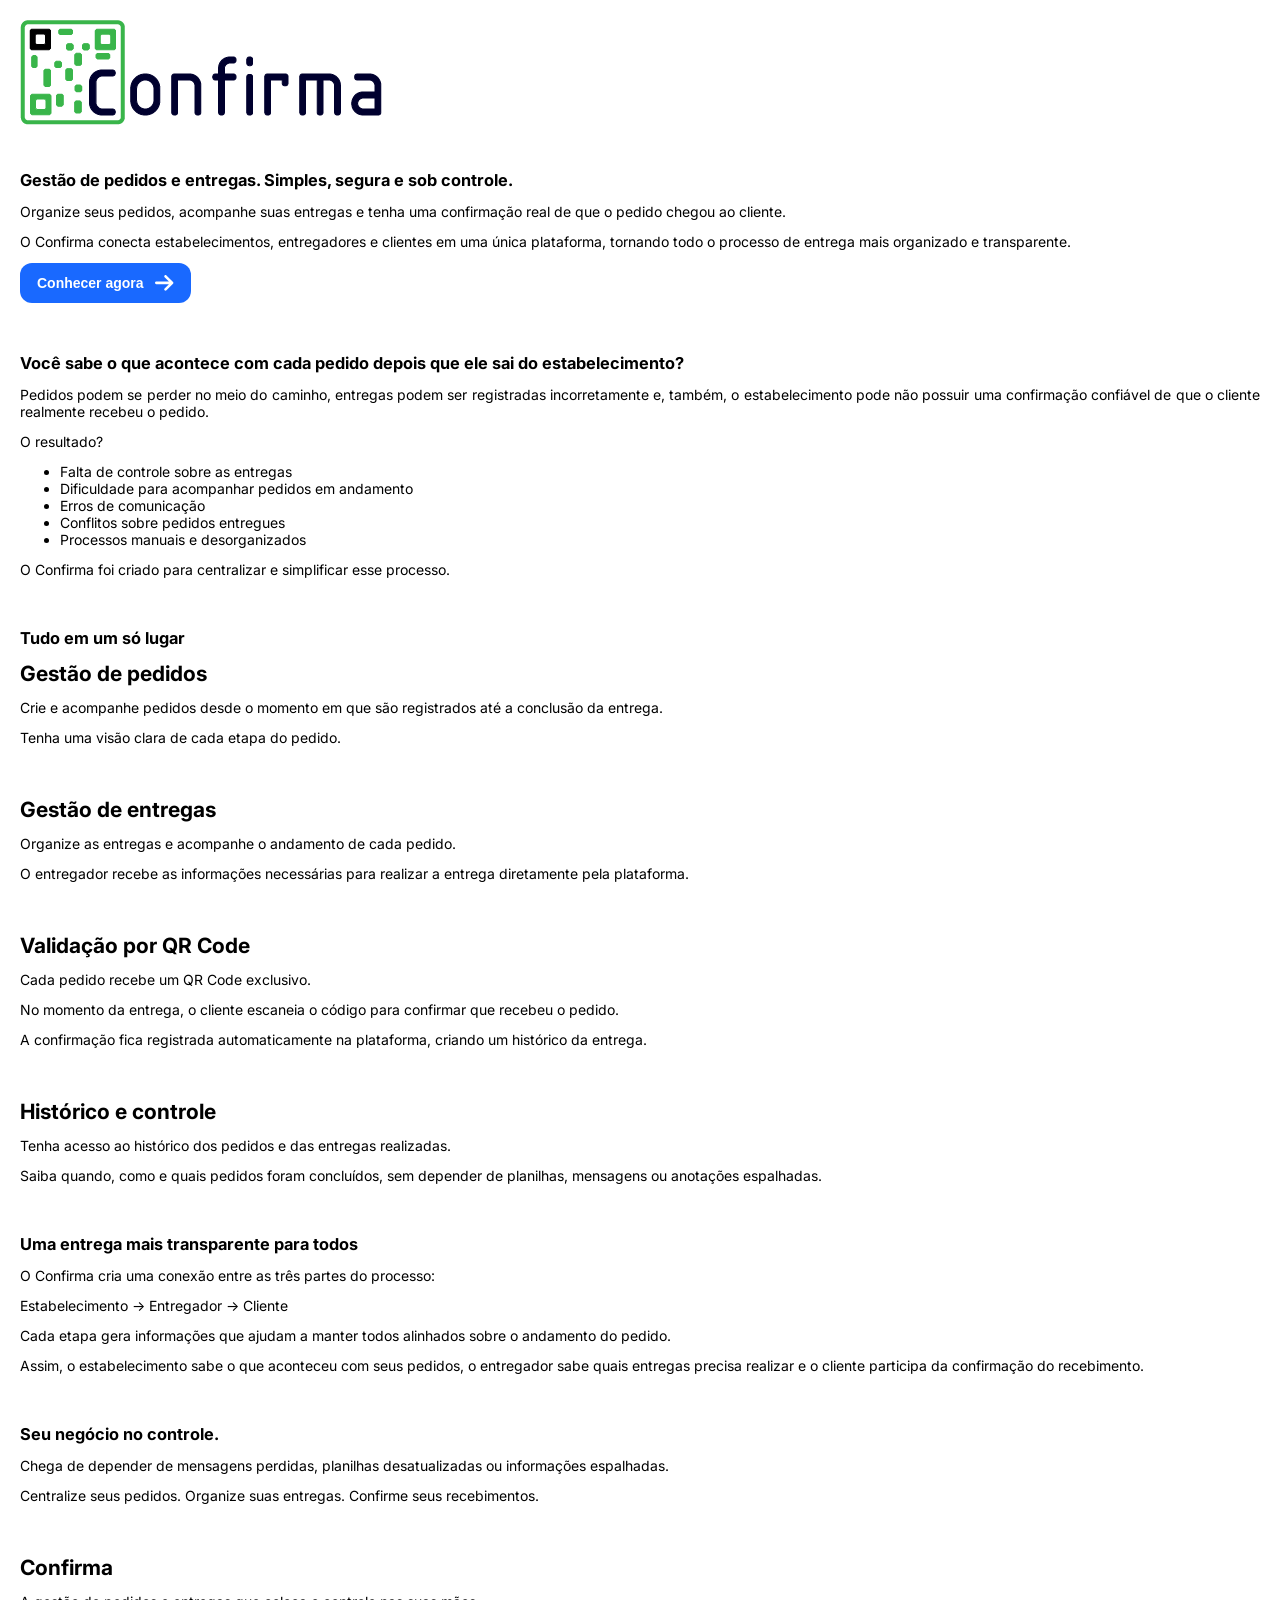
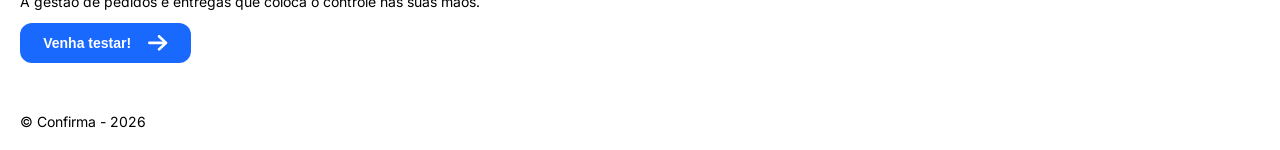
<file: code/index.html>
<!doctype html>
<html lang="en">
  <head>
    <meta charset="UTF-8" />
    <meta name="viewport" content="width=device-width, initial-scale=1.0" />
    <title>Confirma</title>
    <link rel="stylesheet" href="./globals.css" />
    <link rel="stylesheet" href="./index.css" />
  </head>
  <body>
    <main class="container">
      <header>
        <img class="logo" src="./assets/logo.png" alt="Logo do Confirma" />
        <img class="icon" src="./assets/icone.png" alt="Icone do Confirma" />
      </header>
      <div style="height: 25px"></div>
      <section class="content">
        <article class="main-article">
          <h1>Gestão de pedidos e entregas. Simples, segura e sob controle.</h1>
          <p>
            Organize seus pedidos, acompanhe suas entregas e tenha uma
            confirmação real de que o pedido chegou ao cliente.
          </p>
          <p>
            O Confirma conecta estabelecimentos, entregadores e clientes em uma
            única plataforma, tornando todo o processo de entrega mais
            organizado e transparente.
          </p>
          <a href="./login/login.html">
            <button>
              <span>Conhecer agora</span
              ><img src="./assets/seta.svg" alt="Icone de Seta" />
            </button>
          </a>
        </article>
        <div style="height: 50px"></div>
        <article class="main-article">
          <h1>
            Você sabe o que acontece com cada pedido depois que ele sai do
            estabelecimento?
          </h1>
          <p>
            Pedidos podem se perder no meio do caminho, entregas podem ser
            registradas incorretamente e, também, o estabelecimento pode não
            possuir uma confirmação confiável de que o cliente realmente recebeu
            o pedido.
          </p>
          <p>O resultado?</p>
          <ul>
            <li>Falta de controle sobre as entregas</li>
            <li>Dificuldade para acompanhar pedidos em andamento</li>
            <li>Erros de comunicação</li>
            <li>Conflitos sobre pedidos entregues</li>
            <li>Processos manuais e desorganizados</li>
          </ul>
          <p>
            O Confirma foi criado para centralizar e simplificar esse processo.
          </p>
        </article>
        <div style="height: 50px"></div>
        <article class="main-article">
          <h1>Tudo em um só lugar</h1>
          <article class="sub-article">
            <h2>Gestão de pedidos</h2>
            <p>
              Crie e acompanhe pedidos desde o momento em que são registrados
              até a conclusão da entrega.
            </p>
            <p>Tenha uma visão clara de cada etapa do pedido.</p>
          </article>
          <div style="height: 25px"></div>
          <article class="sub-article">
            <h2>Gestão de entregas</h2>
            <p>Organize as entregas e acompanhe o andamento de cada pedido.</p>
            <p>
              O entregador recebe as informações necessárias para realizar a
              entrega diretamente pela plataforma.
            </p>
          </article>
          <div style="height: 25px"></div>
          <article class="sub-article">
            <h2>Validação por QR Code</h2>
            <p>Cada pedido recebe um QR Code exclusivo.</p>
            <p>
              No momento da entrega, o cliente escaneia o código para confirmar
              que recebeu o pedido.
            </p>
            <p>
              A confirmação fica registrada automaticamente na plataforma,
              criando um histórico da entrega.
            </p>
          </article>
          <div style="height: 25px"></div>
          <article class="sub-article">
            <h2>Histórico e controle</h2>
            <p>
              Tenha acesso ao histórico dos pedidos e das entregas realizadas.
            </p>
            <p>
              Saiba quando, como e quais pedidos foram concluídos, sem depender
              de planilhas, mensagens ou anotações espalhadas.
            </p>
          </article>
        </article>
        <div style="height: 50px"></div>
        <article class="main-article">
          <h1>Uma entrega mais transparente para todos</h1>
          <p>O Confirma cria uma conexão entre as três partes do processo:</p>
          <p>Estabelecimento → Entregador → Cliente</p>
          <p>
            Cada etapa gera informações que ajudam a manter todos alinhados
            sobre o andamento do pedido.
          </p>
          <p>
            Assim, o estabelecimento sabe o que aconteceu com seus pedidos, o
            entregador sabe quais entregas precisa realizar e o cliente
            participa da confirmação do recebimento.
          </p>
        </article>
        <div style="height: 50px"></div>
        <article class="main-article">
          <h1>Seu negócio no controle.</h1>
          <p>
            Chega de depender de mensagens perdidas, planilhas desatualizadas ou
            informações espalhadas.
          </p>
          <p>
            Centralize seus pedidos. Organize suas entregas. Confirme seus
            recebimentos.
          </p>
          <div style="height: 25px"></div>
          <h2>Confirma</h2>
          <p>
            A gestão de pedidos e entregas que coloca o controle nas suas mãos.
          </p>
          <a href="./login/login.html">
            <button>
              <span>Venha testar!</span
              ><img src="./assets/seta.svg" alt="Icone de Seta" />
            </button>
          </a>
        </article>
      </section>
      <div style="height: 50px"></div>
      <footer class="footer">
        <span class="copyright">&copy; Confirma - 2026</span>
      </footer>
    </main>
  </body>
</html>
</file>
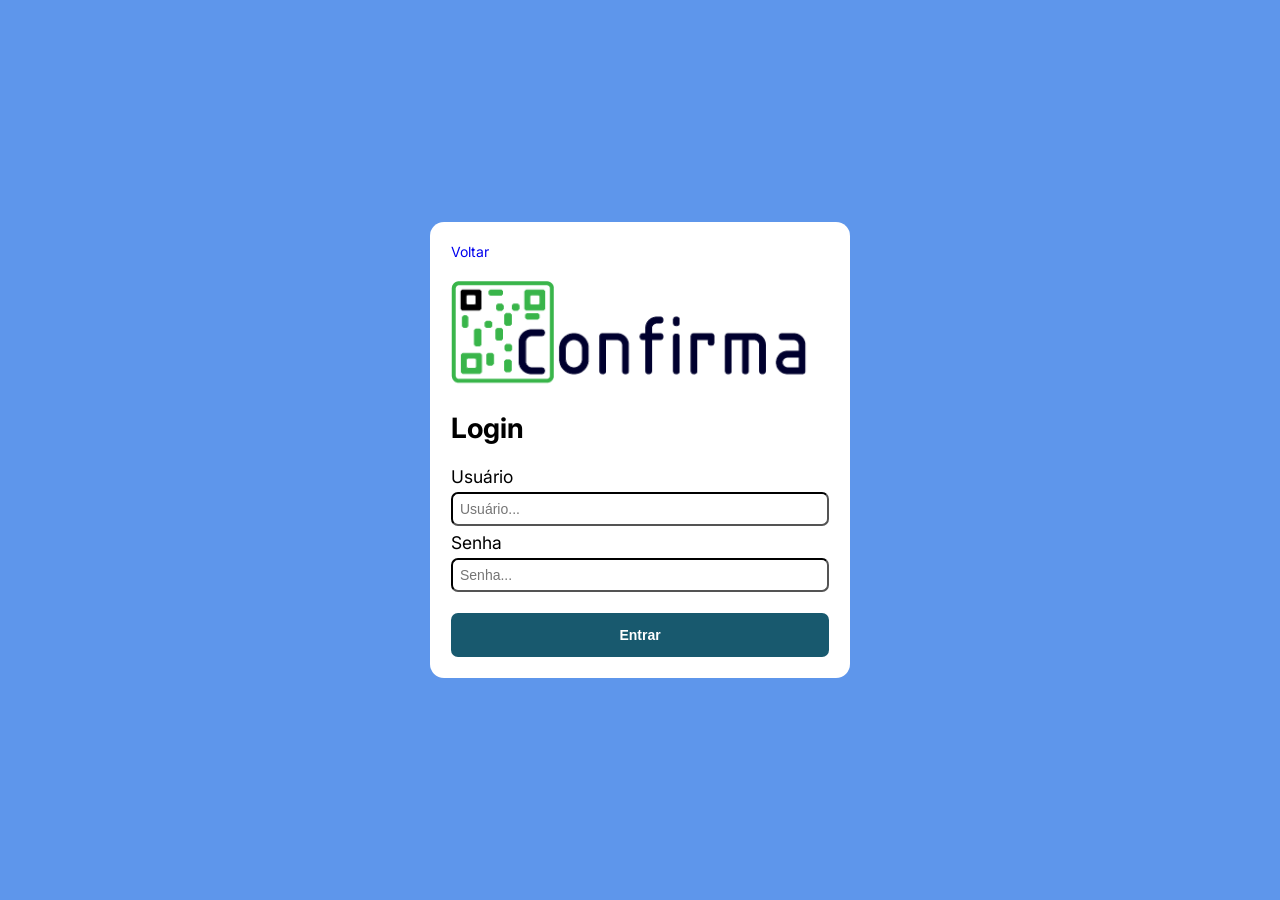
<file: code/login/login.html>
<!doctype html>
<html lang="pt-BR">
  <head>
    <meta charset="UTF-8" />
    <meta name="viewport" content="width=device-width, initial-scale=1.0" />
    <title>Confirma - Login</title>
    <link rel="stylesheet" href="./../globals.css" />
    <link rel="stylesheet" href="./login.css" />
    <script src="./login.js"></script>
  </head>
  <body>
    <main class="container">
      <form id="login-form">
        <a class="back-to-landing-page" href="./../index.html">Voltar</a>
        <section class="titles">
          <img src="./../assets/logo.png" alt="Logo do Confirma" />
          <h1>Login</h1>
        </section>
        <section class="fields">
          <label for="username">Usuário</label>
          <input name="username" type="text" placeholder="Usuário..." />
          <label for="password">Senha</label>
          <input name="password" type="password" placeholder="Senha..." />
        </section>
        <button type="submit">Entrar</button>
      </form>
    </main>
  </body>
</html>
</file>
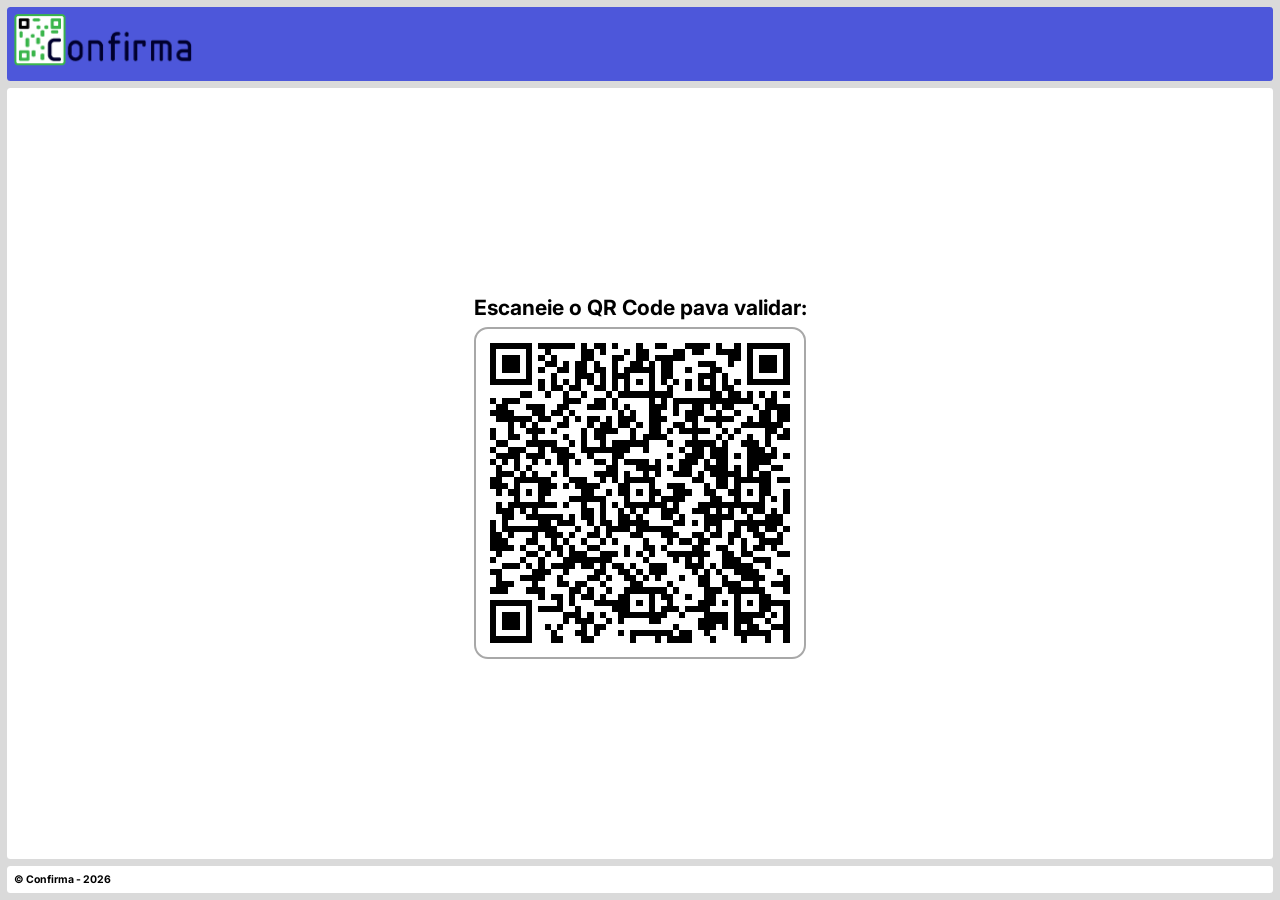
<file: code/external/qrcode/qrcode.html>
<!doctype html>
<html lang="pt-BR">
  <head>
    <meta charset="UTF-8" />
    <meta name="viewport" content="width=device-width, initial-scale=1.0" />
    <title>Confirma - Validação</title>
    <link rel="stylesheet" href="./../../globals.css" />
    <link rel="stylesheet" href="./../../header.css" />
    <link rel="stylesheet" href="./qrcode.css" />
    <script type="text/javascript" src="./qrcode.min.js"></script>
    <script src="./qrcode.js"></script>
  </head>
  <body>
    <main class="container">
      <header class="header">
        <img src="./../../assets/logo.png" alt="Logo do Confirma" />
      </header>
      <main class="body">
        <div>
          <section class="qrcode">
            <header>
              <h2>Escaneie o QR Code pava validar:</h2>
            </header>
            <div id="qrcode"></div>
          </section>
        </div>
      </main>
      <footer class="footer">
        <span class="copyright">&copy; Confirma - 2026</span>
      </footer>
    </main>
  </body>
</html>
</file>
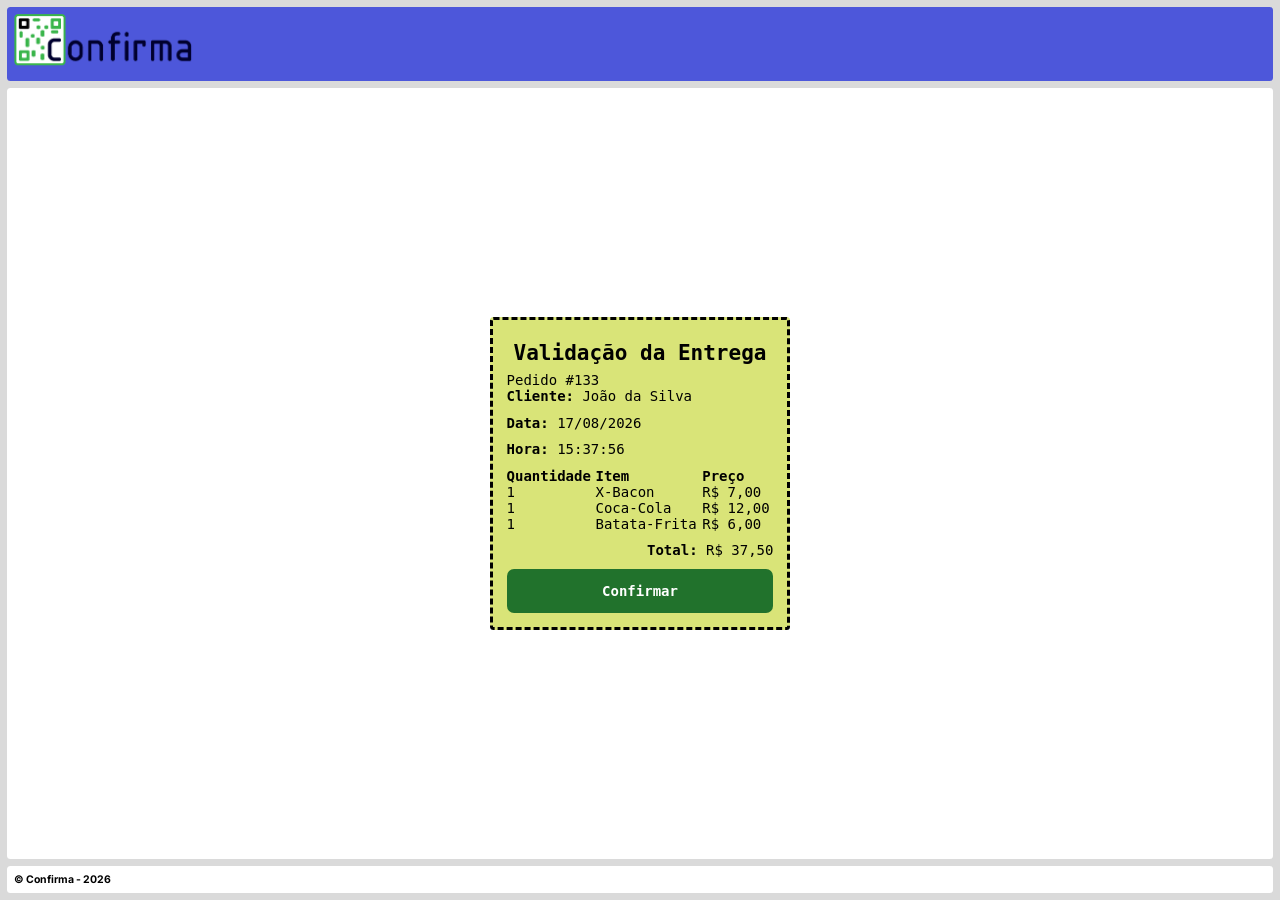
<file: code/external/validation/validation.html>
<!doctype html>
<html lang="pt-BR">
  <head>
    <meta charset="UTF-8" />
    <meta name="viewport" content="width=device-width, initial-scale=1.0" />
    <title>Confirma - Validação</title>
    <link rel="stylesheet" href="./../../globals.css" />
    <link rel="stylesheet" href="./../../header.css" />
    <link rel="stylesheet" href="./validation.css" />
  </head>
  <body>
    <main class="container">
      <header class="header">
        <img src="./../../assets/logo.png" alt="Logo do Confirma" />
      </header>
      <main class="body">
        <div>
          <section class="ticket">
            <header>
              <h2>Validação da Entrega</h2>
              <p>Pedido #133</p>
            </header>
            <article>
              <p class="customer">
                <span class="label">Cliente: </span
                ><span class="value">João da Silva</span>
              </p>
              <p class="date">
                <span class="label">Data: </span
                ><span class="value">17/08/2026</span>
              </p>
              <p class="time">
                <span class="label">Hora: </span
                ><span class="value">15:37:56</span>
              </p>
              <table class="items">
                <tr>
                  <th>Quantidade</th>
                  <th>Item</th>
                  <th>Preço</th>
                </tr>
                <tr>
                  <td>1</td>
                  <td>X-Bacon</td>
                  <td>R$ 7,00</td>
                </tr>
                <tr>
                  <td>1</td>
                  <td>Coca-Cola</td>
                  <td>R$ 12,00</td>
                </tr>
                <tr>
                  <td>1</td>
                  <td>Batata-Frita</td>
                  <td>R$ 6,00</td>
                </tr>
              </table>
              <p class="total">
                <span class="label">Total: </span
                ><span class="value">R$ 37,50</span>
              </p>
              <button class="confirm" onclick="alert('Pedido confirmado!')">
                Confirmar
              </button>
            </article>
          </section>
        </div>
      </main>
      <footer class="footer">
        <span class="copyright">&copy; Confirma - 2026</span>
      </footer>
    </main>
  </body>
</html>
</file>
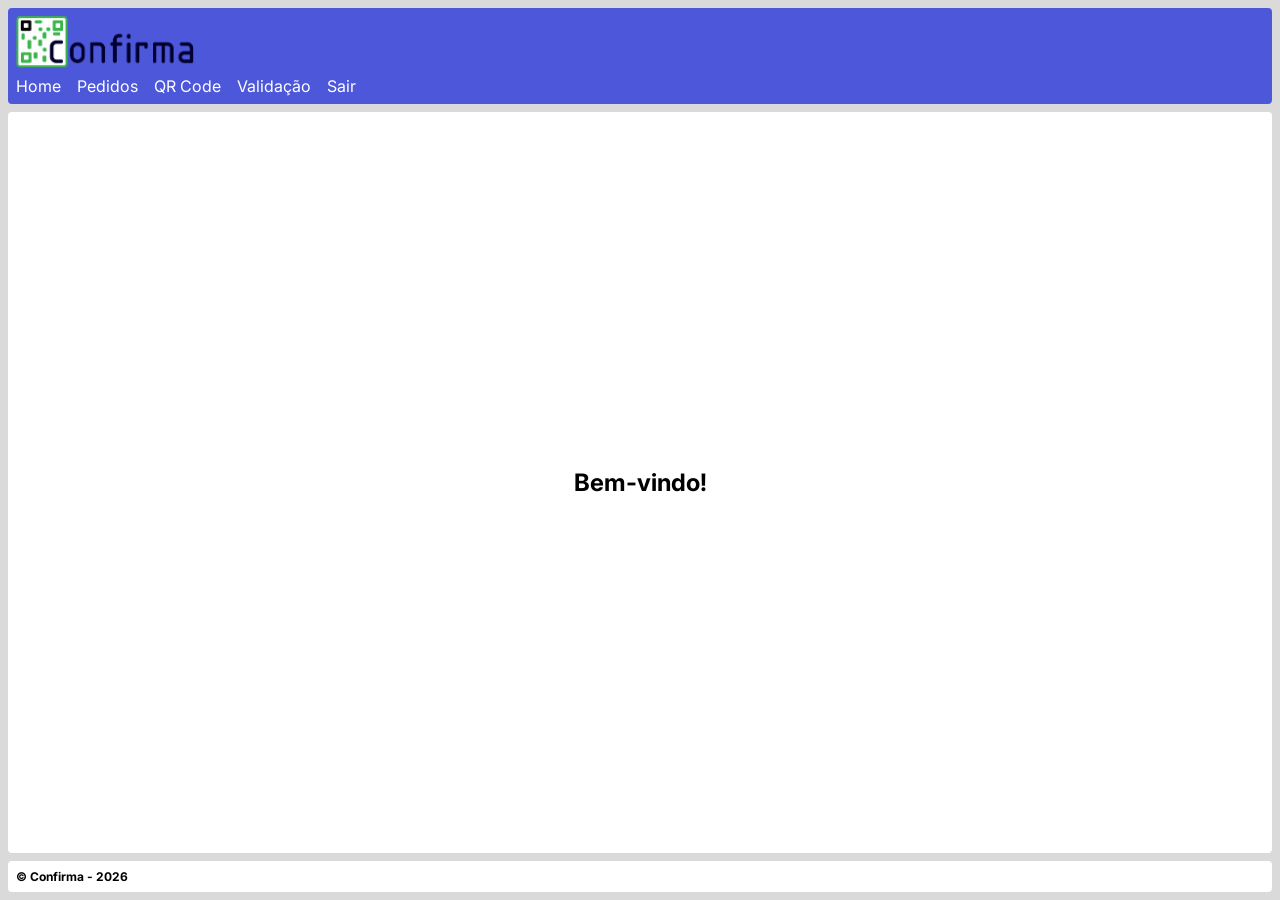
<file: code/internal/home/home.html>
<!doctype html>
<html lang="pt-BR">
  <head>
    <meta charset="UTF-8" />
    <meta name="viewport" content="width=device-width, initial-scale=1.0" />
    <title>Confirma - Home</title>
    <link rel="stylesheet" href="./../../globals.css" />
    <link rel="stylesheet" href="./../../header.css" />
    <link rel="stylesheet" href="./home.css" />
  </head>
  <body>
    <main class="container">
      <header class="header">
        <img src="./../../assets/logo.png" alt="Logo do Confirma" />
        <nav class="nav">
          <ul>
            <li><a href="./home.html">Home</a></li>
            <li><a href="./../orders/orders.html">Pedidos</a></li>
            <li><a href="./../../external/qrcode/qrcode.html">QR Code</a></li>
            <li>
              <a href="./../../external/validation/validation.html"
                >Validação</a
              >
            </li>
            <li><a href="./../../login/login.html">Sair</a></li>
          </ul>
        </nav>
      </header>
      <main class="body">
        <div><h2>Bem-vindo!</h2></div>
      </main>
      <footer class="footer">
        <span class="copyright">&copy; Confirma - 2026</span>
      </footer>
    </main>
  </body>
</html>
</file>
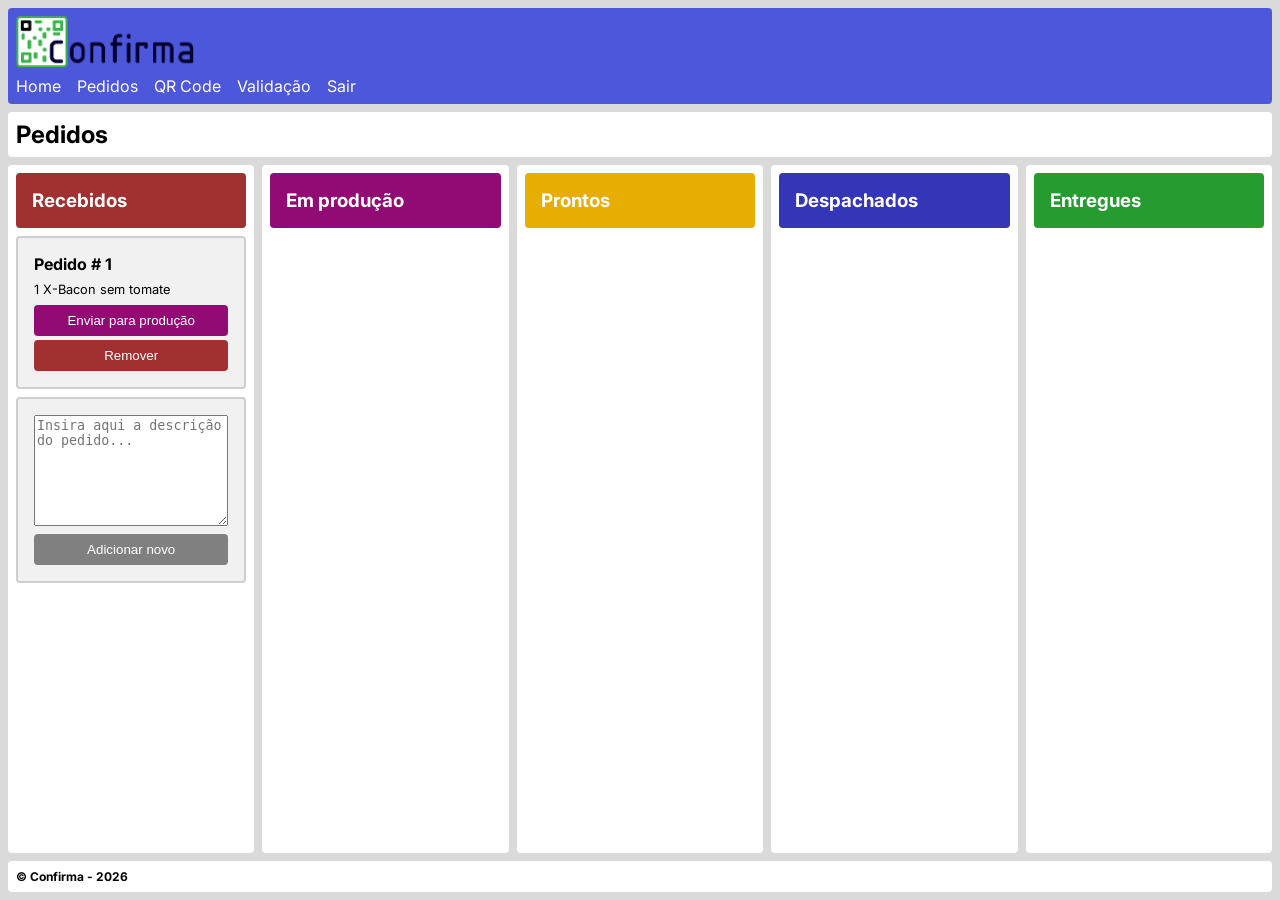
<file: code/internal/orders/orders.html>
<!doctype html>
<html lang="pt-BR">
  <head>
    <meta charset="UTF-8" />
    <meta name="viewport" content="width=device-width, initial-scale=1.0" />
    <title>Confirma - Home</title>
    <link rel="stylesheet" href="./../../globals.css" />
    <link rel="stylesheet" href="./../../header.css" />
    <link rel="stylesheet" href="./orders.css" />
    <script src="./orders.js"></script>
  </head>
  <body>
    <main class="container">
      <header class="header">
        <img src="./../../assets/logo.png" alt="Logo do Confirma" />
        <nav class="nav">
          <ul>
            <li><a href="./../home/home.html">Home</a></li>
            <li><a href="./orders.html">Pedidos</a></li>
            <li><a href="./../../external/qrcode/qrcode.html">QR Code</a></li>
            <li>
              <a href="./../../external/validation/validation.html"
                >Validação</a
              >
            </li>
            <li><a href="./../../login/login.html">Sair</a></li>
          </ul>
        </nav>
      </header>
      <main class="body">
        <h2>Pedidos</h2>
        <div>
          <section class="received">
            <header><h3>Recebidos</h3></header>
            <main id="received-orders-container">
              <!--
              <div class="card">
                <p>Pedido #123</p>
                <div>
                  <button class="production button">
                    Enviar para produção
                  </button>
                  <button class="remove button">Remover</button>
                </div>
              </div>
              -->
            </main>
            <footer>
              <textarea
                name="add-new-order-description"
                id="add-new-order-description"
                placeholder="Insira aqui a descrição do pedido..."
                rows="7"
              ></textarea>
              <button id="add-new-order">Adicionar novo</button>
            </footer>
          </section>
          <section class="in-production">
            <header>
              <h3>Em produção</h3>
            </header>
            <main id="in-production-orders-container">
              <!--              
              <div class="card">
                <p>Pedido #123</p>
                <div>
                  <button class="ready button">Marcar como pronto</button>
                  <button class="remove button">Remover</button>
                </div>
              </div>
              -->
            </main>
          </section>
          <section class="ready">
            <header>
              <h3>Prontos</h3>
            </header>
            <main id="ready-orders-container">
              <!--                           
              <div class="card">
                <p>Pedido #123</p>
                <div>
                  <button class="dispatch button">Despachar</button>
                  <button class="remove button">Remover</button>
                </div>
              </div>
              -->
            </main>
          </section>
          <section class="dispatched">
            <header><h3>Despachados</h3></header>
            <main id="dispatched-orders-container">
              <!--                           
              <div class="card">
                <p>Pedido #123</p>
                <div>
                  <button class="done button">Marcar como entregue</button>
                  <button class="remove button">Remover</button>
                </div>
              </div>
              -->
            </main>
          </section>
          <section class="done">
            <header><h3>Entregues</h3></header>
            <main id="done-orders-container">
              <!--                           
              <div class="card">
                <p>Pedido #123</p>
                <div>
                  <button class="remove button">Remover</button>
                </div>
              </div>
              -->
            </main>
          </section>
        </div>
      </main>
      <footer class="footer">
        <span class="copyright">&copy; Confirma - 2026</span>
      </footer>
    </main>
  </body>
</html>
</file>
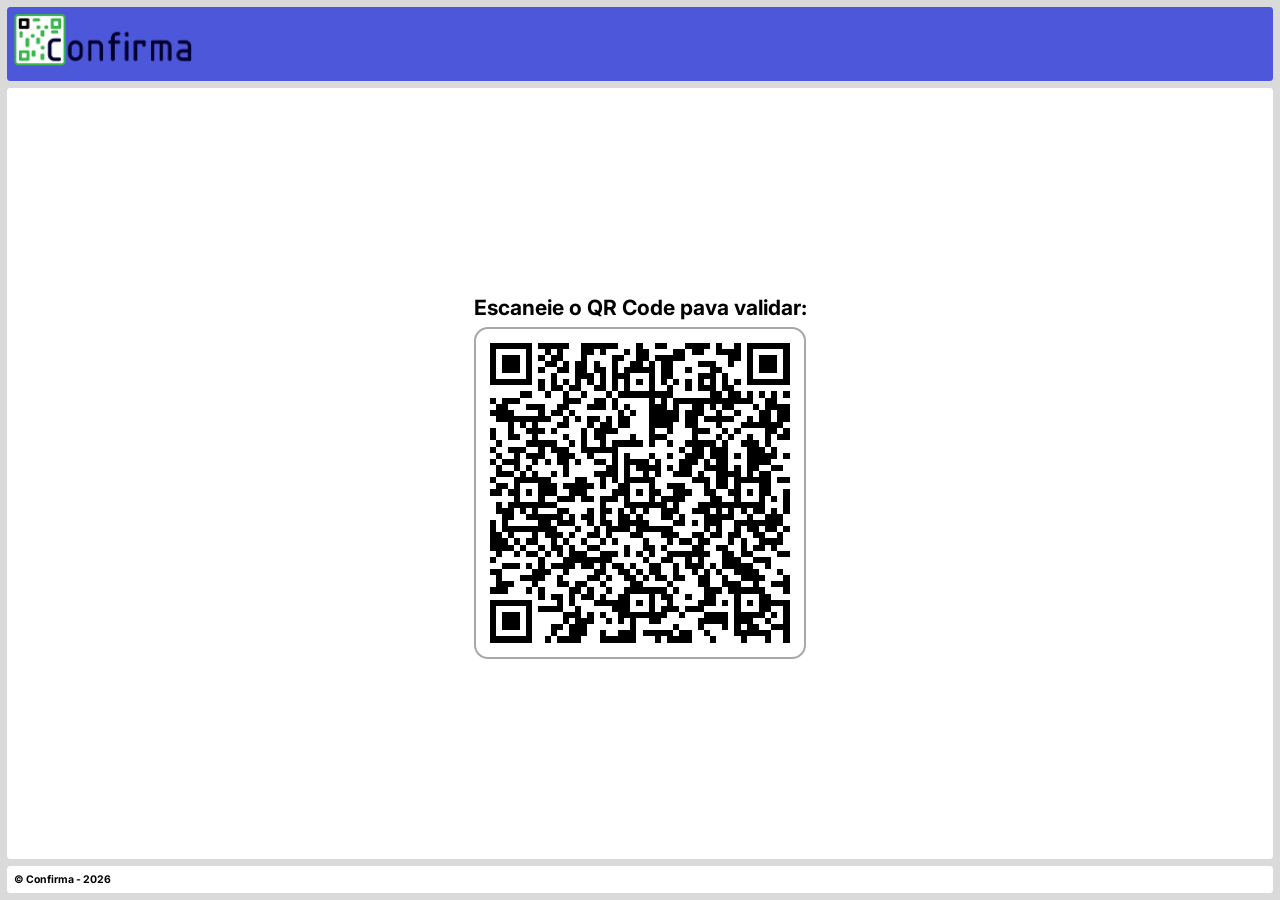
<file: code/internal/qrcode/qrcode.html>
<!doctype html>
<html lang="pt-BR">
  <head>
    <meta charset="UTF-8" />
    <meta name="viewport" content="width=device-width, initial-scale=1.0" />
    <title>Confirma - Validação</title>
    <link rel="stylesheet" href="./../../globals.css" />
    <link rel="stylesheet" href="./../header.css" />
    <link rel="stylesheet" href="./qrcode.css" />
    <script type="text/javascript" src="./qrcode.min.js"></script>
    <script src="./qrcode.js"></script>
  </head>
  <body>
    <main class="container">
      <header class="header">
        <img src="./../../assets/logo.png" alt="Logo do Confirma" />
      </header>
      <main class="body">
        <div>
          <section class="qrcode">
            <header>
              <h2>Escaneie o QR Code pava validar:</h2>
            </header>
            <div id="qrcode"></div>
          </section>
        </div>
      </main>
      <footer class="footer">
        <span class="copyright">&copy; Confirma - 2026</span>
      </footer>
    </main>
  </body>
</html>
</file>
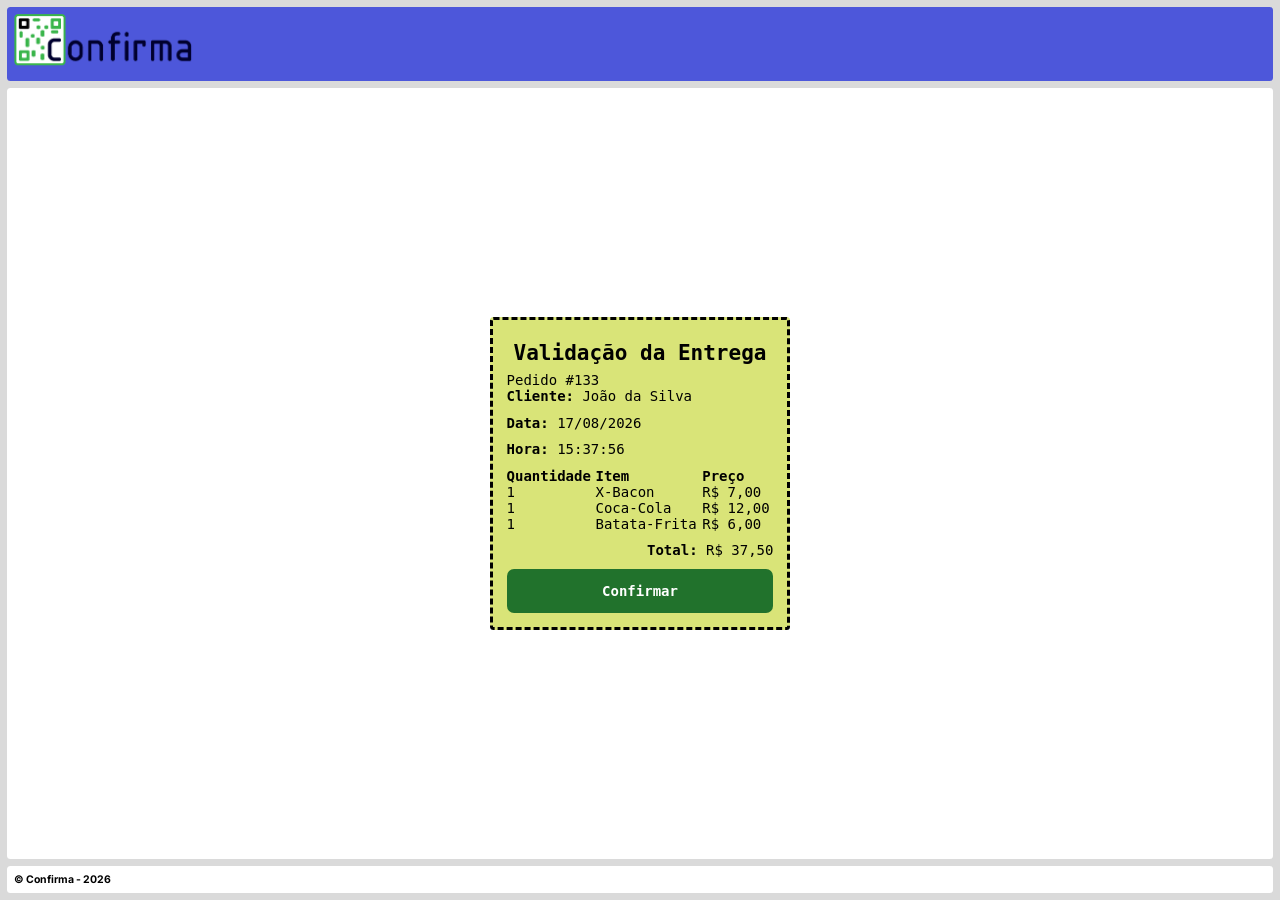
<file: code/internal/validation/validation.html>
<!doctype html>
<html lang="pt-BR">
  <head>
    <meta charset="UTF-8" />
    <meta name="viewport" content="width=device-width, initial-scale=1.0" />
    <title>Confirma - Validação</title>
    <link rel="stylesheet" href="./../../globals.css" />
    <link rel="stylesheet" href="./../header.css" />
    <link rel="stylesheet" href="./validation.css" />
  </head>
  <body>
    <main class="container">
      <header class="header">
        <img src="./../../assets/logo.png" alt="Logo do Confirma" />
      </header>
      <main class="body">
        <div>
          <section class="ticket">
            <header>
              <h2>Validação da Entrega</h2>
              <p>Pedido #133</p>
            </header>
            <article>
              <p class="customer">
                <span class="label">Cliente: </span
                ><span class="value">João da Silva</span>
              </p>
              <p class="date">
                <span class="label">Data: </span
                ><span class="value">17/08/2026</span>
              </p>
              <p class="time">
                <span class="label">Hora: </span
                ><span class="value">15:37:56</span>
              </p>
              <table class="items">
                <tr>
                  <th>Quantidade</th>
                  <th>Item</th>
                  <th>Preço</th>
                </tr>
                <tr>
                  <td>1</td>
                  <td>X-Bacon</td>
                  <td>R$ 7,00</td>
                </tr>
                <tr>
                  <td>1</td>
                  <td>Coca-Cola</td>
                  <td>R$ 12,00</td>
                </tr>
                <tr>
                  <td>1</td>
                  <td>Batata-Frita</td>
                  <td>R$ 6,00</td>
                </tr>
              </table>
              <p class="total">
                <span class="label">Total: </span
                ><span class="value">R$ 37,50</span>
              </p>
              <button class="confirm" onclick="alert('Pedido confirmado!')">
                Confirmar
              </button>
            </article>
          </section>
        </div>
      </main>
      <footer class="footer">
        <span class="copyright">&copy; Confirma - 2026</span>
      </footer>
    </main>
  </body>
</html>
</file>
<file: code/globals.css>
@font-face {
  font-family: "Inter";
  src: url("./assets/Inter-VariableFont_opsz\,wght.ttf") format("woff2");
  font-weight: 100 900;
  font-style: normal;
  font-display: swap;
}

@font-face {
  font-family: "Inter";
  src: url("./assets/Inter-Italic-VariableFont_opsz\,wght.ttf") format("woff2");
  font-weight: 100 900;
  font-style: italic;
  font-display: swap;
}

* {
  box-sizing: border-box;
  margin: 0;
}

body {
  font-family: "Inter", sans-serif;
  font-optical-sizing: auto;
}
</file>
<file: code/index.css>
@media (max-width: 1280px) {
  html {
    font-size: 14px;
  }
}

@media (max-width: 480px) {
  html {
    font-size: 12px;
  }
}

body {
  min-height: 100vh;
  background-color: rgb(94, 150, 235);
  display: flex;
  justify-content: center;
  align-items: center;
}

body main.container {
  width: calc(100vw * 850 / 1280);
  height: 100%;
  background-color: white;
  padding: 30px;
}

@media (max-width: 1280px) {
  body main.container {
    width: 100vw;
    padding: 20px;
  }
}

body main.container section.content {
  width: 100%;
  height: 100%;
  display: flex;
  flex-direction: column;
  align-items: stretch;
}

body main.container header img.logo {
  width: 367px;
  height: 122px;
}

body main.container header img.icon {
  width: 105px;
  height: 122px;
  display: none;
}

@media (max-width: 480px) {
  body main.container header img.logo {
    display: none;
  }
  body main.container header img.icon {
    display: block;
  }
}

body main.container section.content article.main-article {
  display: flex;
  flex-direction: column;
  align-items: start;
  gap: 13px;
}

body main.container section.content article.main-article article.sub-article {
  display: flex;
  flex-direction: column;
  align-items: start;
  gap: 13px;
}

body main.container section.content article.main-article p {
  text-align: justify;
}

body main.container section.content article.main-article a {
  text-decoration: none;
}

body main.container section.content article.main-article a button {
  appearance: none;
  border-width: 0;
  border-radius: 12px;
  background-color: #1969ff;
  display: flex;
  flex-direction: row;
  justify-content: space-evenly;
  align-items: center;
  cursor: pointer;
  text-decoration: none;
  width: 180px;
  height: 40px;
}

@media (max-width: 1280px) {
  body main.container section.content article.main-article a button {
    width: calc(180px * 0.95);
  }
}

@media (max-width: 480px) {
  body main.container section.content article.main-article a button {
    width: calc(180px * 0.9);
  }
}

body main.container section.content article.main-article a button span {
  color: white;
  font-size: 16px;
  font-weight: 600;
}

body main.container section.content article.main-article a button img {
  width: 26px;
  height: auto;
  aspect-ratio: auto;
}

@media (max-width: 1280px) {
  body main.container section.content article.main-article a button span {
    font-size: 14px;
  }

  body main.container section.content article.main-article a button img {
    width: calc(26px * 0.75);
  }
}

@media (max-width: 480px) {
  body main.container section.content article.main-article a button span {
    font-size: 12px;
  }

  body main.container section.content article.main-article a button img {
    width: calc(26px * 0.5);
  }
}

body main.container footer.footer {
  padding: 0px;
}
</file>
<file: code/login/login.css>
@media (max-width: 1280px) {
  html {
    font-size: 14px;
  }
}

@media (max-width: 480px) {
  html {
    font-size: 12px;
  }
}

main.container {
  width: 100vw;
  height: 100vh;
  background-color: rgb(94, 150, 235);
  display: flex;
  align-items: center;
  justify-content: center;
}

main.container form#login-form {
  width: 80%;
  max-width: 420px;
  background-color: white;
  border-radius: 1rem;
  padding: 1.5rem;
  display: flex;
  flex-direction: column;
  gap: 1.5rem;
}

@media (max-width: 480px) {
  main.container form#login-form {
    width: 100%;
    height: 100%;
    max-width: none;
    border-radius: 0;
  }
}

main.container form#login-form a.back-to-landing-page {
  text-decoration: none;
}

main.container form#login-form .titles {
  display: flex;
  flex-direction: column;
  gap: 0.75rem;
}

main.container form#login-form .titles h1 {
  font-size: 2rem;
  font-weight: bold;
}

main.container form#login-form .titles img {
  max-width: 360px;
}

main.container form#login-form .fields {
  display: flex;
  flex-direction: column;
  gap: 0.4rem;
}

main.container form#login-form .fields label {
  font-size: 1.25rem;
}

main.container form#login-form .fields input {
  width: 100%;
  box-sizing: border-box;
  border-radius: 0.5rem;
  font-size: 1rem;
  border-width: 1;
  border-color: black;
  padding: 0.5rem;
}

main.container form#login-form button {
  appearance: none;
  border-width: 0;
  background-color: rgb(24, 89, 110);
  border-radius: 0.5rem;
  padding: 1rem;
  color: white;
  font-size: 1rem;
  font-weight: bold;
  cursor: pointer;
}

main.container form#login-form button:hover {
  background-color: rgb(30, 110, 136);
}
</file>
<file: code/header.css>
main.container header.header {
  display: flex;
  flex-direction: column;
  align-items: stretch;
  justify-content: start;
  background-color: rgb(77, 87, 218);
  border-radius: 0.25rem;
  padding: 0.5rem;
}

main.container header.header h1 {
  font-size: 1.5rem;
  color: white;
}

main.container header.header img {
  max-width: 180px;
}

main.container header.header nav.nav ul {
  list-style: none;
  padding-left: 0;
  color: white;
  display: flex;
  flex-direction: row;
  flex-wrap: wrap;
  gap: 1rem;
}

main.container header.header nav.nav ul li a {
  text-decoration: none;
  color: white;
}
</file>
<file: code/external/qrcode/qrcode.css>
@media (max-width: 1280px) {
  html {
    font-size: 14px;
  }
}

@media (max-width: 480px) {
  html {
    font-size: 12px;
  }
}

body {
  background-color: rgb(218, 218, 218);
  padding: 0.5rem;
  min-height: 100vh;
  display: flex;
  flex-direction: column;
}

main.container {
  display: flex;
  flex-direction: column;
  gap: 0.5rem;
  flex: 1;
}

main.container main.body {
  display: flex;
  gap: 0.5rem;
  flex: 1;
  flex-direction: column;
}

main.container main.body div {
  background-color: white;
  border-radius: 0.25rem;
  flex: 1;
  display: flex;
  justify-content: center;
  align-items: center;
}

main.container main.body div section.qrcode {
  display: flex;
  flex-direction: column;
  align-items: center;
}

main.container main.body div section.qrcode header h2 {
  padding: 0.5rem;
  font-size: 1.5rem;
  text-align: center;
}

main.container main.body div section.qrcode div#qrcode {
  padding: 2rem;
  border-radius: 1rem;
  border-width: 2px;
  border-style: solid;
  border-color: rgb(168, 168, 168);
  width: fit-content;
}

@media (max-width: 1280px) {
  main.container main.body div section.qrcode div#qrcode {
    padding: 1rem;
  }
}

@media (max-width: 480px) {
  main.container main.body div section.qrcode div#qrcode {
    padding: 0.5rem;
  }
}

main.container footer.footer {
  display: flex;
  flex-direction: column;
  align-items: start;
  justify-content: start;
  background-color: white;
  border-radius: 0.25rem;
  padding: 0.5rem;
}

main.container footer.footer .copyright {
  font-size: 0.75rem;
  font-weight: bold;
}
</file>
<file: code/external/validation/validation.css>
@media (max-width: 1280px) {
  html {
    font-size: 14px;
  }
}

@media (max-width: 480px) {
  html {
    font-size: 12px;
  }
}

body {
  background-color: rgb(218, 218, 218);
  padding: 0.5rem;
  min-height: 100vh;
  display: flex;
  flex-direction: column;
}

main.container {
  display: flex;
  flex-direction: column;
  gap: 0.5rem;
  flex: 1;
}

main.container main.body {
  display: flex;
  gap: 0.5rem;
  flex: 1;
  flex-direction: column;
}

main.container main.body div {
  background-color: white;
  border-radius: 0.25rem;
  flex: 1;
  display: flex;
  justify-content: center;
  align-items: center;
}

main.container main.body div section.ticket {
  border-radius: 0.25rem;
  border-width: 0.25rem;
  border-color: black;
  border-style: dashed;
  font-family: monospace;
  padding: 1rem;
  background-color: rgb(217, 228, 120);
  width: 100%;
  max-width: 30rem;
}

@media (max-width: 1280px) {
  main.container main.body div section.ticket {
    max-width: fit-content;
  }
}

@media (max-width: 480px) {
  main.container main.body div section.ticket {
    max-width: fit-content;
  }
}

main.container main.body div section.ticket header h2 {
  padding: 0.5rem;
  font-size: 1.5rem;
  text-align: center;
}

main.container main.body div section.ticket article {
  display: flex;
  flex-direction: column;
  gap: 0.75rem;
}

main.container main.body div section.ticket article p span.label {
  font-weight: bold;
  font-size: 1rem;
}

main.container main.body div section.ticket article p span.value {
  font-size: 1rem;
}

main.container main.body div section.ticket article p.total {
  text-align: right;
}

main.container main.body div section.ticket article table.items {
  font-size: 1rem;
  text-align: left;
  width: 100%;
  border-collapse: collapse;
}

main.container main.body div section.ticket article table.items tr th {
  padding: 0;
}

main.container
  main.body
  div
  section.ticket
  article
  table.items
  tr
  th:nth-child(2) {
  width: auto;
}

main.container main.body div section.ticket article table.items tr td {
  padding: 0;
}

main.container main.body div section.ticket article button.confirm {
  appearance: none;
  border-radius: 0.5rem;
  border-width: 0;
  padding: 1rem;
  flex: 1;
  background-color: rgb(33, 114, 44);
  color: white;
  font-family: monospace;
  font-weight: bold;
  font-size: 1rem;
  cursor: pointer;
}

main.container main.body div section.ticket article button.confirm:hover {
  background-color: rgb(40, 138, 53);
}

main.container footer.footer {
  display: flex;
  flex-direction: column;
  align-items: start;
  justify-content: start;
  background-color: white;
  border-radius: 0.25rem;
  padding: 0.5rem;
}

main.container footer.footer .copyright {
  font-size: 0.75rem;
  font-weight: bold;
}
</file>
<file: code/internal/home/home.css>
body {
  background-color: rgb(218, 218, 218);
  padding: 0.5rem;
  min-height: 100vh;
  display: flex;
  flex-direction: column;
}

main.container {
  display: flex;
  flex-direction: column;
  gap: 0.5rem;
  flex: 1;
}

main.container main.body {
  display: flex;
  gap: 0.5rem;
  flex: 1;
  flex-direction: column;
}

main.container main.body div {
  background-color: white;
  border-radius: 0.25rem;
  flex: 1;
  display: flex;
  justify-content: center;
  align-items: center;
}

main.container main.body div h2 {
  padding: 0.5rem;
}

main.container footer.footer {
  display: flex;
  flex-direction: column;
  align-items: start;
  justify-content: start;
  background-color: white;
  border-radius: 0.25rem;
  padding: 0.5rem;
}

main.container footer.footer .copyright {
  font-size: 0.75rem;
  font-weight: bold;
}
</file>
<file: code/internal/orders/orders.css>
body {
  background-color: rgb(218, 218, 218);
  padding: 0.5rem;
  min-height: 100vh;
  display: flex;
  flex-direction: column;
}

main.container {
  display: flex;
  flex-direction: column;
  gap: 0.5rem;
  flex: 1;
}

main.container main.body {
  display: flex;
  flex-direction: column;
  justify-content: space-between;
  gap: 0.5rem;
  flex-wrap: wrap;
  flex: 1;
}

main.container main.body h2 {
  background-color: white;
  border-radius: 0.25rem;
  padding: 0.5rem;
}

main.container main.body div {
  display: flex;
  flex-direction: row;
  gap: 0.5rem;
  flex-wrap: wrap;
  flex: 1;
}

main.container main.body div section {
  display: flex;
  flex-direction: column;
  justify-content: stretch;
  background-color: white;
  border-radius: 0.25rem;
  padding: 0.5rem;
  flex: 1;
  flex-basis: 200px;
  gap: 0.5rem;
}

main.container main.body div section header {
  display: flex;
  background-color: rgb(170, 170, 204);
  border-radius: 0.25rem;
  padding: 1rem;
}

main.container main.body div section.received header {
  background-color: rgb(161, 49, 49);
  color: white;
}

main.container main.body div section.in-production header {
  background-color: rgb(146, 11, 117);
  color: white;
}

main.container main.body div section.ready header {
  background-color: rgb(230, 173, 3);
  color: white;
}

main.container main.body div section.dispatched header {
  background-color: rgb(53, 53, 184);
  color: white;
}

main.container main.body div section.done header {
  background-color: rgb(38, 155, 48);
  color: white;
}

main.container main.body div section header h2 {
  font-size: 1.2rem;
}

main.container main.body div section main {
  display: flex;
  flex-direction: column;
  gap: 0.5rem;
}

main.container main.body div section main div.card {
  background-color: rgb(241, 241, 241);
  padding: 1rem;
  border-radius: 0.25rem;
  gap: 0.5rem;
  display: flex;
  flex-direction: column;
  border-width: 2px;
  border-color: rgb(206, 206, 206);
  border-style: solid;
}

main.container main.body div section main div.card p.order-title {
  font-size: 1rem;
  font-weight: bold;
}

main.container main.body div section main div.card p.order-description {
  font-size: 0.8rem;
  white-space: pre-line;
}

main.container main.body div section main div.card div {
  display: flex;
  flex-direction: column;
  gap: 0.25rem;
}

main.container main.body div section main div.card div button {
  appearance: none;
  border-width: 0;
  background-color: gray;
  padding: 0.5rem;
  border-radius: 0.25rem;
  flex: 1;
  color: white;
  cursor: pointer;
}

main.container main.body div section main div.card div button.production {
  background-color: rgb(146, 11, 117);
}

main.container main.body div section main div.card div button.production:hover {
  background-color: rgb(163, 11, 130);
}

main.container main.body div section main div.card div button.ready {
  background-color: rgb(230, 173, 3);
}

main.container main.body div section main div.card div button.ready:hover {
  background-color: rgb(245, 188, 16);
}

main.container main.body div section main div.card div button.dispatch {
  background-color: rgb(53, 53, 184);
}

main.container main.body div section main div.card div button.dispatch:hover {
  background-color: rgb(64, 64, 207);
}

main.container main.body div section main div.card div button.done {
  background-color: rgb(38, 155, 48);
}

main.container main.body div section main div.card div button.done:hover {
  background-color: rgb(44, 175, 55);
}

main.container main.body div section main div.card div button.remove {
  background-color: rgb(161, 49, 49);
}

main.container main.body div section main div.card div button.remove:hover {
  background-color: rgb(184, 57, 57);
}

main.container main.body div section footer {
  display: flex;
  flex-direction: column;
  gap: 0.5rem;
  padding: 1rem;
  border-radius: 0.25rem;
  background-color: rgb(241, 241, 241);
  border-width: 2px;
  border-color: rgb(206, 206, 206);
  border-style: solid;
}

main.container main.body div section footer button {
  appearance: none;
  border-width: 0;
  background-color: gray;
  padding: 0.5rem;
  border-radius: 0.25rem;
  flex: 1;
  color: white;
  cursor: pointer;
}

main.container main.body div section footer button:hover {
  background-color: rgb(160, 160, 160);
}

main.container footer.footer {
  display: flex;
  flex-direction: column;
  align-items: start;
  justify-content: start;
  background-color: white;
  border-radius: 0.25rem;
  padding: 0.5rem;
}

main.container footer.footer .copyright {
  font-size: 0.75rem;
  font-weight: bold;
}
</file>
<file: code/internal/header.css>
main.container header.header {
  display: flex;
  flex-direction: column;
  align-items: stretch;
  justify-content: start;
  background-color: rgb(77, 87, 218);
  border-radius: 0.25rem;
  padding: 0.5rem;
}

main.container header.header h1 {
  font-size: 1.5rem;
  color: white;
}

main.container header.header img {
  max-width: 180px;
}

main.container header.header nav.nav ul {
  list-style: none;
  padding-left: 0;
  color: white;
  display: flex;
  flex-direction: row;
  flex-wrap: wrap;
  gap: 1rem;
}

main.container header.header nav.nav ul li a {
  text-decoration: none;
  color: white;
}
</file>
<file: code/internal/qrcode/qrcode.css>
@media (max-width: 1280px) {
  html {
    font-size: 14px;
  }
}

@media (max-width: 480px) {
  html {
    font-size: 12px;
  }
}

body {
  background-color: rgb(218, 218, 218);
  padding: 0.5rem;
  min-height: 100vh;
  display: flex;
  flex-direction: column;
}

main.container {
  display: flex;
  flex-direction: column;
  gap: 0.5rem;
  flex: 1;
}

main.container main.body {
  display: flex;
  gap: 0.5rem;
  flex: 1;
  flex-direction: column;
}

main.container main.body div {
  background-color: white;
  border-radius: 0.25rem;
  flex: 1;
  display: flex;
  justify-content: center;
  align-items: center;
}

main.container main.body div section.qrcode {
  display: flex;
  flex-direction: column;
  align-items: center;
}

main.container main.body div section.qrcode header h2 {
  padding: 0.5rem;
  font-size: 1.5rem;
  text-align: center;
}

main.container main.body div section.qrcode div#qrcode {
  padding: 2rem;
  border-radius: 1rem;
  border-width: 2px;
  border-style: solid;
  border-color: rgb(168, 168, 168);
  width: fit-content;
}

@media (max-width: 1280px) {
  main.container main.body div section.qrcode div#qrcode {
    padding: 1rem;
  }
}

@media (max-width: 480px) {
  main.container main.body div section.qrcode div#qrcode {
    padding: 0.5rem;
  }
}

main.container footer.footer {
  display: flex;
  flex-direction: column;
  align-items: start;
  justify-content: start;
  background-color: white;
  border-radius: 0.25rem;
  padding: 0.5rem;
}

main.container footer.footer .copyright {
  font-size: 0.75rem;
  font-weight: bold;
}
</file>
<file: code/internal/validation/validation.css>
@media (max-width: 1280px) {
  html {
    font-size: 14px;
  }
}

@media (max-width: 480px) {
  html {
    font-size: 12px;
  }
}

body {
  background-color: rgb(218, 218, 218);
  padding: 0.5rem;
  min-height: 100vh;
  display: flex;
  flex-direction: column;
}

main.container {
  display: flex;
  flex-direction: column;
  gap: 0.5rem;
  flex: 1;
}

main.container main.body {
  display: flex;
  gap: 0.5rem;
  flex: 1;
  flex-direction: column;
}

main.container main.body div {
  background-color: white;
  border-radius: 0.25rem;
  flex: 1;
  display: flex;
  justify-content: center;
  align-items: center;
}

main.container main.body div section.ticket {
  border-radius: 0.25rem;
  border-width: 0.25rem;
  border-color: black;
  border-style: dashed;
  font-family: monospace;
  padding: 1rem;
  background-color: rgb(217, 228, 120);
  width: 100%;
  max-width: 30rem;
}

@media (max-width: 1280px) {
  main.container main.body div section.ticket {
    max-width: fit-content;
  }
}

@media (max-width: 480px) {
  main.container main.body div section.ticket {
    max-width: fit-content;
  }
}

main.container main.body div section.ticket header h2 {
  padding: 0.5rem;
  font-size: 1.5rem;
  text-align: center;
}

main.container main.body div section.ticket article {
  display: flex;
  flex-direction: column;
  gap: 0.75rem;
}

main.container main.body div section.ticket article p span.label {
  font-weight: bold;
  font-size: 1rem;
}

main.container main.body div section.ticket article p span.value {
  font-size: 1rem;
}

main.container main.body div section.ticket article p.total {
  text-align: right;
}

main.container main.body div section.ticket article table.items {
  font-size: 1rem;
  text-align: left;
  width: 100%;
  border-collapse: collapse;
}

main.container main.body div section.ticket article table.items tr th {
  padding: 0;
}

main.container
  main.body
  div
  section.ticket
  article
  table.items
  tr
  th:nth-child(2) {
  width: auto;
}

main.container main.body div section.ticket article table.items tr td {
  padding: 0;
}

main.container main.body div section.ticket article button.confirm {
  appearance: none;
  border-radius: 0.5rem;
  border-width: 0;
  padding: 1rem;
  flex: 1;
  background-color: rgb(33, 114, 44);
  color: white;
  font-family: monospace;
  font-weight: bold;
  font-size: 1rem;
  cursor: pointer;
}

main.container footer.footer {
  display: flex;
  flex-direction: column;
  align-items: start;
  justify-content: start;
  background-color: white;
  border-radius: 0.25rem;
  padding: 0.5rem;
}

main.container footer.footer .copyright {
  font-size: 0.75rem;
  font-weight: bold;
}
</file>
